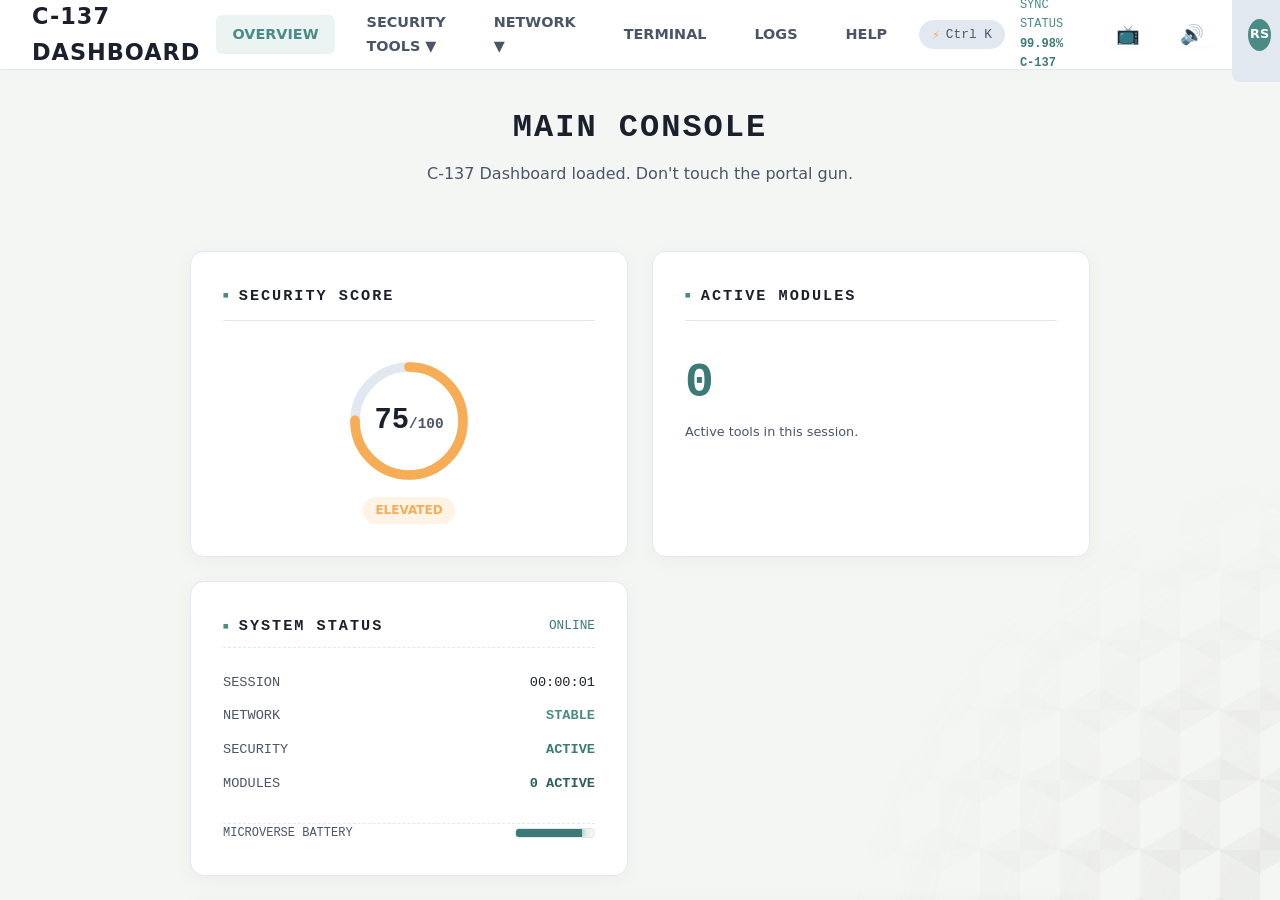
<file: index.html>
<!DOCTYPE html>
<html lang="en">
<head>
  <meta charset="UTF-8">
  <meta name="viewport" content="width=device-width, initial-scale=1.0">
  <meta name="description" content="C-137 Dashboard — a browser-based, fully local cybersecurity toolkit: password strength & generation, hashing, Base64, file magic-byte identification, phishing analysis, IP lookup and a port scan simulator.">
  <meta name="theme-color" content="#3B7A77">
  <title>C-137 DASHBOARD</title>
  <link rel="icon" type="image/svg+xml" href="data:image/svg+xml,%3Csvg xmlns='http://www.w3.org/2000/svg' viewBox='0 0 32 32'%3E%3Crect width='32' height='32' rx='6' fill='%233B7A77'/%3E%3Ctext x='16' y='22' font-family='monospace' font-size='14' font-weight='bold' fill='%23FFFFFF' text-anchor='middle'%3EC137%3C/text%3E%3C/svg%3E">

  <link rel="stylesheet" href="css/main.css">
  <link rel="stylesheet" href="css/dashboard.css">
  <link rel="stylesheet" href="css/components.css">
</head>
<body>

  <div id="portal-bg">
    <div class="portal-grid"></div>
  </div>

  <div id="app-container">
    
    <header class="top-nav-header" id="site-header">
      <button id="mobile-menu-btn" class="mobile-menu-btn" aria-label="Toggle navigation menu" aria-expanded="false" aria-controls="top-nav-list">☰</button>
      <div class="logo-area">
        <h2>C-137 DASHBOARD</h2>
      </div>
      <nav class="top-nav" aria-label="Main navigation">
        <ul id="top-nav-list">
          <li class="nav-item active" data-target="view-dashboard">OVERVIEW</li>
          <li class="has-dropdown">
            <span role="button" tabindex="0" aria-haspopup="true" aria-expanded="false">SECURITY TOOLS ▼</span>
            <ul class="dropdown-menu">
              <li class="nav-item" data-target="view-password">Password Check</li>
              <li class="nav-item" data-target="view-generator">Pass Generator</li>
              <li class="nav-item" data-target="view-hash">Hash Generator</li>
              <li class="nav-item" data-target="view-encoding">Base64 Encoder</li>
              <li class="nav-item" data-target="view-magic">File Identifier</li>
              <li class="nav-item" data-target="view-phishing">Phishing Sim</li>
            </ul>
          </li>
          <li class="has-dropdown">
            <span role="button" tabindex="0" aria-haspopup="true" aria-expanded="false">NETWORK ▼</span>
            <ul class="dropdown-menu">
              <li class="nav-item" data-target="view-ip">IP Lookup</li>
              <li class="nav-item" data-target="view-scanner">Port Scanner</li>
            </ul>
          </li>
          <li class="nav-item" data-target="view-terminal">TERMINAL</li>
          <li class="nav-item" data-target="view-logs">LOGS</li>
          <li class="nav-item" data-target="view-about">HELP</li>
        </ul>
      </nav>
      <div class="header-actions">
        <button id="cmd-hint" class="cmd-hint" title="Open command palette">Ctrl K</button>
        <div class="sync-status">
          <span>SYNC STATUS</span>
          <span class="sync-value">99.98% C-137</span>
        </div>
        <button id="btn-holo-toggle" class="btn btn-icon glitch-hover" title="Holo Mode" style="font-size: 1.2rem; color: var(--accent-cyan);">📺</button>
        <button id="btn-audio-toggle" class="btn btn-icon glitch-hover" title="Mute Audio" style="font-size: 1.2rem; color: var(--accent-cyan);">🔊</button>
        <div class="user-profile glitch-hover">
          <div class="avatar-icon"></div>
          <div class="user-info">
            <span class="user-name">Rick Sanchez</span>
            <span class="session-tag">Session: Alpha-7 <span class="live-badge">Live</span></span>
          </div>
        </div>
      </div>
    </header>

    <main id="main-content">
      <section id="view-dashboard" class="view-section active">
        <div class="view-container">
          <div class="section-header">
            <h1 class="section-title">MAIN CONSOLE</h1>
            <p>C-137 Dashboard loaded. Don't touch the portal gun.</p>
          </div>
          
          <div class="dashboard-grid">
            <div class="card" style="display: flex; flex-direction: column; align-items: center; justify-content: center;">
              <h3 class="card-title" style="width: 100%;">SECURITY SCORE</h3>
              <div style="position: relative; width: 120px; height: 120px; margin: 1rem 0;">
                <svg viewBox="0 0 100 100" style="width: 100%; height: 100%; transform: rotate(-90deg);">
                  <circle cx="50" cy="50" r="45" fill="none" stroke="var(--bg-input)" stroke-width="8"></circle>
                  <circle cx="50" cy="50" r="45" fill="none" stroke="var(--accent-green)" stroke-width="8" stroke-dasharray="283" stroke-dashoffset="56" stroke-linecap="round"></circle>
                </svg>
                <div style="position: absolute; top: 0; left: 0; width: 100%; height: 100%; display: flex; flex-direction: column; align-items: center; justify-content: center; font-family: var(--font-mono);">
                  <div style="font-size: 1.8rem; font-weight: bold; color: var(--text-main); display: flex; align-items: baseline;">
                    <span id="security-score">87</span><span style="font-size: 0.9rem; color: var(--text-muted);">/100</span>
                  </div>
                </div>
              </div>
              <div class="score-badge score-optimal">Optimal</div>
            </div>
            
            <div class="card">
              <h3 class="card-title">ACTIVE MODULES</h3>
              <div class="flex-row gap-2" style="font-size: 3rem; font-family: var(--font-mono); font-weight: bold;">
                <span id="active-tools-count" class="text-green">0</span>
              </div>
              <p class="text-muted" style="font-size: 0.8rem;">Active tools in this session.</p>
            </div>
            
            <div class="card">
              <div class="flex-row justify-between" style="margin-bottom: 1.5rem; border-bottom: 1px dashed var(--border-color); padding-bottom: 0.5rem;">
                <h3 class="card-title" style="margin-bottom: 0; border-bottom: none; padding-bottom: 0;">SYSTEM STATUS</h3>
                <div class="flex-row" style="font-family: var(--font-mono); font-size: 0.8rem; color: var(--accent-green);">
                  <span class="status-indicator"></span> ONLINE
                </div>
              </div>
              <div style="font-family: var(--font-mono); font-size: 0.85rem; display: flex; flex-direction: column; gap: 0.75rem;">
                <div class="flex-row justify-between">
                  <span class="text-muted">SESSION</span>
                  <span id="session-uptime" class="text-main">00:00:00</span>
                </div>
                <div class="flex-row justify-between">
                  <span class="text-muted">NETWORK</span>
                  <span class="text-cyan">STABLE</span>
                </div>
                <div class="flex-row justify-between">
                  <span class="text-muted">SECURITY</span>
                  <span class="text-green">ACTIVE</span>
                </div>
                <div class="flex-row justify-between">
                  <span class="text-muted">MODULES</span>
                  <span class="text-purple"><span id="status-modules-count">8</span> ACTIVE</span>
                </div>
                <div class="flex-row justify-between mt-2 pt-2" style="border-top: 1px dashed var(--border-color);">
                  <span class="text-muted" style="font-size: 0.75rem;">MICROVERSE BATTERY</span>
                  <div style="width: 80px; height: 10px; background: var(--bg-dark); border: 1px solid var(--border-color); border-radius: 4px; overflow: hidden; position: relative;">
                    <div id="battery-level" style="width: 85%; height: 100%; background: var(--accent-green); box-shadow: 0 0 8px var(--accent-green); transition: width 0.5s;"></div>
                  </div>
                </div>
              </div>
            </div>

            <div class="card" style="grid-column: 1 / -1; min-height: 300px;">
              <div class="flex-row justify-between" style="margin-bottom: 1rem;">
                <h3 class="card-title" style="margin: 0; border: none; padding: 0;">THREAT ACTIVITY & BANDWIDTH</h3>
                <div class="flex-row gap-1" id="chart-time-filters" style="font-family: var(--font-mono); font-size: 0.8rem;">
                  <button class="btn btn-primary" style="padding: 2px 8px;" data-range="1H">1H</button>
                  <button class="btn" style="padding: 2px 8px;" data-range="24H">24H</button>
                  <button class="btn" style="padding: 2px 8px;" data-range="7D">7D</button>
                  <button class="btn" style="padding: 2px 8px;" data-range="30D">30D</button>
                </div>
              </div>
              <div style="position: relative; height: 250px; width: 100%;">
                <canvas id="threat-activity-chart"></canvas>
              </div>
            </div>
          </div>
          
          <div class="card" style="margin-top: 1.5rem;">
            <div class="flex-row justify-between" style="margin-bottom: 1rem; border-bottom: 1px dashed var(--border-color); padding-bottom: 0.5rem;">
              <h3 class="card-title" style="margin: 0; border: none; padding: 0;">LIVE TELEMETRY</h3>
              <div class="flex-row gap-1" id="telemetry-filters" style="font-family: var(--font-mono); font-size: 0.75rem;">
                <label class="checkbox-container" style="margin:0;"><input type="checkbox" value="INFO" checked> INFO</label>
                <label class="checkbox-container" style="margin:0;"><input type="checkbox" value="WARN" checked> WARN</label>
                <label class="checkbox-container" style="margin:0;"><input type="checkbox" value="CRITICAL" checked> CRIT</label>
              </div>
            </div>
            <div class="terminal-window" style="height: 150px; padding: 0.5rem 1rem;">
              <div id="telemetry-output" class="terminal-output" style="margin: 0; font-size: 0.85rem; line-height: 1.4;"></div>
            </div>
          </div>
        </div>
      </section>

      <section id="view-terminal" class="view-section">
        <div class="view-container">
          <div class="card" style="padding: 1rem;">
            <div class="card-header-bar flex-row justify-between">
              <h3 class="card-title" style="margin-bottom:0; border:none; padding-bottom:0;">TERMINAL UPLINK</h3>
              <div class="window-controls flex-row gap-1">
                <span>—</span><span>□</span><span>✕</span>
              </div>
            </div>
            <div class="terminal-window" style="height: 350px; margin-top: 1rem;">
              <div id="terminal-output" class="terminal-output"></div>
              <div class="terminal-input-line">
                <span class="terminal-prompt-prefix">rick@c137:~$</span>
                <input type="text" id="terminal-input" name="terminal-command" role="combobox" aria-label="Terminal command input" autocomplete="off" autocapitalize="off" spellcheck="false" autofocus>
              </div>
            </div>
          </div>
        </div>
      </section>

      <section id="view-logs" class="view-section">
        <div class="view-container">
          <div class="card">
            <div class="flex-row justify-between" style="margin-bottom: 1.5rem; border-bottom: 1px solid var(--border-color); padding-bottom: 0.75rem;">
              <h3 class="card-title" style="margin-bottom: 0; border-bottom: none; padding-bottom: 0;">ACTIVITY LOG</h3>
              <div class="flex-row gap-1">
                <span id="log-count" class="text-muted" style="font-family: var(--font-mono); font-size: 0.85rem;">0 entries</span>
                <button id="btn-clear-logs" class="btn text-error" style="padding: 0.35rem 0.9rem; font-size: 0.75rem;">CLEAR</button>
              </div>
            </div>
            <div id="activity-list" class="activity-list">
            </div>
          </div>
        </div>
      </section>

      <section id="view-password" class="view-section">
        <div class="view-container">
          <div class="section-header">
            <h1 class="section-title">PASSWORD STRENGTH</h1>
            <p>Local password entropy check.</p>
          </div>
          <div class="card" style="margin: 0 auto; width: 100%; max-width: 600px;">
            <div class="input-group">
              <label for="chk-password-input">Target Password</label>
              <div class="integrated-input">
                <input type="password" id="chk-password-input" name="password-check" autocomplete="new-password" placeholder="Enter password...">
                <button id="btn-chk-toggle" class="btn-icon" title="Show password" aria-label="Show password">👁</button>
              </div>
            </div>
            <div class="progress-container">
              <div id="chk-progress" class="progress-bar"></div>
            </div>
            <p id="chk-strength-text" class="text-muted" style="margin-top: 1.5rem; font-family: var(--font-mono); font-weight: bold; text-align: center; font-size: 1.2rem;">WAITING FOR INPUT</p>
            <div id="chk-details" style="display: none; font-family: var(--font-mono); font-size: 0.8rem;">
              <div class="flex-row justify-between" style="padding: 0.5rem 0; border-bottom: 1px dashed var(--border-color);">
                <span class="text-muted">ENTROPY</span>
                <span id="chk-entropy">-</span>
              </div>
              <div class="flex-row justify-between" style="padding: 0.5rem 0; border-bottom: 1px dashed var(--border-color);">
                <span class="text-muted">EST. CRACK TIME</span>
                <span id="chk-crack-time">-</span>
              </div>
              <div id="chk-warnings" class="flex-col" style="gap: 0.4rem; padding-top: 0.75rem; color: var(--accent-yellow);"></div>
            </div>
            <div style="margin-top: 2rem; padding-top: 1rem; border-top: 1px dashed var(--border-color);">
              <p class="text-muted" style="font-size: 0.8rem; text-align: center;"><i>Data processed in this dimension only. No network requests made.</i></p>
            </div>
          </div>
        </div>
      </section>

      <section id="view-generator" class="view-section">
        <div class="view-container">
          <div class="section-header">
            <h1 class="section-title">PASSWORD GENERATOR</h1>
            <p>Generate random passwords locally.</p>
          </div>
          <div class="card" style="margin: 0 auto; width: 100%; max-width: 600px;">
            <div class="input-group">
              <label>Output</label>
              <div class="integrated-input"><input type="text" id="gen-output" name="generated-password" readonly autocomplete="off" style="color: var(--accent-green); font-size: 1.1rem; text-align: center;"><button id="btn-copy-gen" class="btn-icon">📋</button></div>
              <p class="text-muted" style="font-size: 0.8rem; margin: 0.5rem 0 0; text-align: right;">Entropy: <span id="gen-entropy" class="text-cyan" style="font-weight: bold;">-</span></p>
            </div>
            
            <div class="input-group" style="margin-top: 2rem;">
              <label>Length: <span id="gen-length-val" class="text-cyan">16</span></label>
              <input type="range" id="gen-length" min="8" max="128" value="16" style="width: 100%; cursor: pointer;">
            </div>

            <div class="dashboard-grid" style="grid-template-columns: 1fr 1fr; margin-top: 1.5rem; background: var(--bg-input); padding: 1rem; border-radius: 4px;">
              <div>
                <label class="checkbox-container"><input type="checkbox" id="gen-uppercase" checked> Uppercase (A-Z)</label>
                <label class="checkbox-container"><input type="checkbox" id="gen-lowercase" checked> Lowercase (a-z)</label>
              </div>
              <div>
                <label class="checkbox-container"><input type="checkbox" id="gen-numbers" checked> Numbers (0-9)</label>
                <label class="checkbox-container"><input type="checkbox" id="gen-symbols" checked> Symbols (!@#$)</label>
              </div>
            </div>

            <button id="btn-generate" class="btn btn-block btn-primary" style="margin-top: 2rem;">GENERATE NEW</button>
          </div>
        </div>
      </section>

      <section id="view-hash" class="view-section">
        <div class="view-container">
          <div class="section-header">
            <h1 class="section-title">HASH GENERATOR</h1>
            <p>Generate hashes via Web Crypto API.</p>
          </div>
          <div class="card" style="margin: 0 auto; width: 100%; max-width: 700px;">
            <div class="input-group">
              <label>Input Data</label>
              <textarea id="hash-input" placeholder="Enter string..."></textarea>
            </div>
            <div class="flex-row justify-between" style="margin-bottom: 2rem;">
              <button id="btn-clear-hash" class="btn text-error">CLEAR INPUT</button>
            </div>

            <div class="input-group">
              <label>SHA-256</label>
              <div class="integrated-input"><input type="text" id="hash-out-256" readonly style="color: var(--text-main);"><button id="btn-copy-256" class="btn-icon">📋</button></div>
            </div>
            <div class="input-group">
              <label>SHA-384</label>
              <div class="integrated-input"><input type="text" id="hash-out-384" readonly style="color: var(--text-main);"><button id="btn-copy-384" class="btn-icon">📋</button></div>
            </div>
            <div class="input-group">
              <label>SHA-512</label>
              <div class="integrated-input"><input type="text" id="hash-out-512" readonly style="color: var(--text-main);"><button id="btn-copy-512" class="btn-icon">📋</button></div>
            </div>
          </div>
        </div>
      </section>

      <section id="view-encoding" class="view-section">
        <div class="view-container">
          <div class="section-header">
            <h1 class="section-title">BASE64 ENCODER</h1>
            <p>Base64 encoder and decoder.</p>
          </div>
          <div class="dashboard-grid">
            <div class="card flex-col">
              <div class="input-group" style="flex-grow: 1;">
                <label>Data Block 1</label>
                <textarea id="enc-input" style="height: 250px;" placeholder="Enter text or Base64..."></textarea>
              </div>
              <div class="flex-row gap-1" style="margin-top: 1rem;">
                <button id="btn-encode" class="btn btn-primary" style="flex-grow: 1;">ENCODE -></button>
                <button id="btn-decode" class="btn" style="flex-grow: 1;">DECODE -></button>
              </div>
            </div>
            
            <div class="card flex-col">
              <div class="input-group" style="flex-grow: 1;">
                <label>Data Block 2 (Result)</label>
                <textarea id="enc-output" style="height: 250px;" placeholder="Result..."></textarea>
              </div>
              <div class="flex-row gap-1" style="margin-top: 1rem;">
                <button id="btn-swap" class="btn" style="flex-grow: 1;">SWAP</button>
                <button id="btn-copy-enc" class="btn" style="flex-grow: 1;">COPY</button>
                <button id="btn-clear-enc" class="btn text-error" style="flex-grow: 1;">CLEAR</button>
              </div>
            </div>
          </div>
        </div>
      </section>

      <section id="view-ip" class="view-section">
        <div class="view-container">
          <div class="section-header">
            <h1 class="section-title">NETWORK LOOKUP</h1>
            <p>Look up IP and domain info.</p>
          </div>
          <div class="card" style="margin: 0 auto; width: 100%; max-width: 600px;">
            <div class="input-group">
              <label>Target IP or Domain (Leave blank for current host)</label>
              <div class="flex-row gap-1"><input type="text" id="ip-input" placeholder="e.g. 8.8.8.8 or example.com"><button id="btn-lookup" class="btn btn-primary">LOOKUP</button></div>
            </div>
            <div id="ip-results" class="card" style="margin-top: 2rem; background-color: var(--bg-input); border: 1px solid var(--border-color); min-height: 150px;">
              <p class="text-muted" style="text-align: center; margin-top: 2rem;">Waiting for query...</p>
            </div>
          </div>
        </div>
      </section>

      <section id="view-scanner" class="view-section">
        <div class="view-container">
          <div class="section-header">
            <h1 class="section-title">PORT SCANNER</h1>
            <p class="text-warning">Simulation mode active. This is just a visual demo.</p>
          </div>
          <div class="card" style="margin: 0 auto; width: 100%; max-width: 800px;">
            <div class="dashboard-grid" style="grid-template-columns: 2fr 1fr; margin-bottom: 1.5rem;">
              <div class="input-group">
                <label>Target Node</label>
                <input type="text" id="scan-target" placeholder="e.g. localhost or 192.168.1.1" value="localhost">
              </div>
              <div class="input-group">
                <label>Port Range</label>
                <input type="text" id="scan-ports" placeholder="e.g. 1-100" value="1-100">
              </div>
            </div>
            <div class="flex-row gap-1">
              <button id="btn-scan" class="btn btn-primary btn-block">START SCAN</button>
              <button id="btn-scan-cancel" class="btn text-error btn-block" style="display: none;">CANCEL</button>
            </div>
            <div class="progress-container" id="scan-progress-container" style="display: none;">
              <div id="scan-progress" class="progress-bar"></div>
            </div>

            <div style="margin-top: 2rem;">
              <label class="text-cyan" style="font-size: 0.85rem; font-family: var(--font-mono);">Output</label>
              <div id="scan-results" class="terminal-window" style="height: 350px; margin-top: 0.5rem;">
              </div>
            </div>
          </div>
        </div>
      </section>

      <section id="view-about" class="view-section">
        <div class="view-container">
          <div class="section-header">
            <h1 class="section-title">SYSTEM DIAGNOSTICS</h1>
          </div>
          <div class="card" style="margin: 0 auto; width: 100%; max-width: 800px;">
            <h3 class="text-purple">C-137 DASHBOARD v2.0.0</h3>
            <p>Reality: Dimension C-137<br>Status: Nominal</p>
            <hr style="border: 0; border-top: 1px dashed var(--border-color); margin: 1.5rem 0;">
            <p>A client-side toolkit for quick, local checks.</p>
            <p><strong>Privacy:</strong> Everything runs in the browser. No data leaves your machine.</p>
            <div style="margin-top: 2rem; padding: 1rem; background: var(--bg-input); border: 1px solid var(--border-color); border-radius: 4px;">
              <iframe src="pages/about.html" style="width: 100%; border: none; min-height: 250px; background: transparent;"></iframe>
            </div>
          </div>
        </div>
      </section>

    
      <section id="view-magic" class="view-section">
        <div class="view-container">
          <div class="section-header">
            <h1 class="section-title">FILE IDENTIFIER (MAGIC NUMBERS)</h1>
            <p>Analyze file headers to detect real file types & spoofing.</p>
          </div>
          <div class="card" style="margin: 0 auto; width: 100%; max-width: 800px;">
            <div id="magic-dropzone" style="border: 2px dashed var(--accent-cyan); padding: 3rem 1rem; text-align: center; border-radius: 8px; cursor: pointer; margin-bottom: 2rem; transition: background 0.3s;">
              <p style="font-family: var(--font-mono); color: var(--accent-cyan); font-size: 1.2rem; pointer-events: none;">DRAG & DROP FILE HERE</p>
              <p class="text-muted" style="font-size: 0.9rem; pointer-events: none;">or click to select file</p>
              <input type="file" id="magic-file-input" style="display: none;">
            </div>
            
            <div id="magic-results" style="display: none; font-family: var(--font-mono);">
              <div class="flex-row justify-between" style="border-bottom: 1px solid var(--border-color); padding-bottom: 0.5rem; margin-bottom: 1rem;">
                <h3 class="card-title" style="margin: 0; border: none; padding: 0;">ANALYSIS RESULTS</h3>
                <span id="magic-status-badge" style="padding: 2px 8px; border-radius: 12px; font-size: 0.8rem; font-weight: bold;"></span>
              </div>
              
              <div class="dashboard-grid" style="grid-template-columns: 1fr 1fr; margin-bottom: 1.5rem;">
                <div>
                  <p class="text-muted" style="font-size: 0.8rem; margin-bottom: 0.2rem;">CLAIMED EXTENSION</p>
                  <p id="magic-ext" style="font-size: 1.1rem; color: var(--text-main);">-</p>
                </div>
                <div>
                  <p class="text-muted" style="font-size: 0.8rem; margin-bottom: 0.2rem;">DETECTED TYPE (MAGIC BYTES)</p>
                  <p id="magic-detected" style="font-size: 1.1rem; color: var(--accent-yellow);">-</p>
                </div>
                <div>
                  <p class="text-muted" style="font-size: 0.8rem; margin-bottom: 0.2rem;">FILE SIZE</p>
                  <p id="magic-size" style="font-size: 1.1rem; color: var(--text-main);">-</p>
                </div>
                <div>
                  <p class="text-muted" style="font-size: 0.8rem; margin-bottom: 0.2rem;">ENTROPY</p>
                  <p id="magic-entropy" style="font-size: 1.1rem; color: var(--text-main);">-</p>
                </div>
              </div>
              
              <p class="text-muted" style="font-size: 0.8rem; margin-bottom: 0.2rem;">HEX HEADER PREVIEW</p>
              <div class="terminal-window" style="padding: 1rem; margin-bottom: 1rem;">
                <div id="magic-hex" class="terminal-output" style="margin: 0; min-height: 80px; word-break: break-all; color: var(--accent-cyan); font-size: 1rem; line-height: 1.6;"></div>
              </div>
              
              <div id="magic-warning" style="display: none; background: rgba(255, 51, 102, 0.1); border: 1px solid var(--error); padding: 1rem; border-radius: 4px;">
                <p class="text-error" style="margin: 0; font-weight: bold; display: flex; align-items: center; gap: 8px;">
                  ⚠️ SPOOF WARNING: File extension does not match magic bytes.
                </p>
              </div>
            </div>
          </div>
        </div>
      </section>

      <section id="view-phishing" class="view-section">
        <div class="view-container">
          <div class="section-header">
            <h1 class="section-title">PHISHING SIMULATOR & ANALYZER</h1>
            <p>Evaluate emails and test your phishing detection skills.</p>
          </div>
          <div class="dashboard-grid">
            
            <div class="card flex-col">
              <h3 class="card-title">INTERACTIVE SCENARIO</h3>
              <div id="phishing-scenario-container" style="flex-grow: 1; display: flex; flex-direction: column;">
                <div style="background: white; color: black; border-radius: 4px; padding: 1rem; margin-bottom: 1.5rem; font-family: sans-serif; position: relative;">
                  <div style="border-bottom: 1px solid #eee; padding-bottom: 0.5rem; margin-bottom: 1rem;">
                    <p style="margin: 0 0 0.5rem 0; font-size: 0.9rem;"><strong>From:</strong> <span id="phishing-from" style="color: #555;">Support &lt;support@paypal-security.com&gt;</span></p>
                    <p style="margin: 0 0 0.5rem 0; font-size: 0.9rem;"><strong>To:</strong> user@company.com</p>
                    <p style="margin: 0; font-size: 1.1rem; font-weight: bold;">Subject: <span id="phishing-subject">URGENT: Your account has been suspended</span></p>
                  </div>
                  <div id="phishing-body" style="font-size: 0.95rem; line-height: 1.5;">
                    <p>Dear Customer,</p>
                    <p>We detected unusual activity on your account. To prevent permanent suspension, please verify your identity immediately.</p>
                    <p><a href="#" id="phishing-link" title="http://paypal.login-update.com/auth" style="color: #005ea6; text-decoration: none; font-weight: bold;">Verify Account Now</a></p>
                    <p>Thanks,<br>Security Team</p>
                  </div>
                </div>
                
                <div class="flex-row gap-1">
                  <button id="btn-phishing-legit" class="btn btn-primary" style="flex-grow: 1; background-color: var(--accent-green); border-color: var(--accent-green);">LEGITIMATE</button>
                  <button id="btn-phishing-malicious" class="btn btn-primary" style="flex-grow: 1; background-color: var(--error); border-color: var(--error);">PHISHING</button>
                </div>
                <button id="btn-phishing-next" class="btn btn-block" style="margin-top: 1rem; display: none;">NEXT SCENARIO</button>
              </div>
              
              <div id="phishing-feedback" style="display: none; margin-top: 1rem; padding: 1rem; background: var(--bg-input); border: 1px solid var(--border-color); border-radius: 4px; font-family: var(--font-mono); font-size: 0.9rem;">
              </div>
            </div>

            <div class="card flex-col">
              <h3 class="card-title">HEADER & RED-FLAG ANALYZER</h3>
              <p class="text-muted" style="font-size: 0.85rem; margin-bottom: 1rem;">Paste raw email headers or body to detect indicators.</p>
              <textarea id="phishing-analyzer-input" style="flex-grow: 1; min-height: 200px; margin-bottom: 1rem; font-family: var(--font-mono); font-size: 0.85rem;" placeholder="Received: from mail.suspicious.com (192.168.1.100)..."></textarea>
              <button id="btn-phishing-analyze" class="btn btn-primary btn-block">ANALYZE CONTENT</button>
              
              <div id="phishing-analysis-results" style="margin-top: 1rem; display: none;">
                <h4 style="color: var(--accent-cyan); font-size: 0.9rem; margin-bottom: 0.5rem; font-family: var(--font-mono);">FINDINGS</h4>
                <ul id="phishing-findings-list" style="list-style: none; padding: 0; margin: 0; font-family: var(--font-mono); font-size: 0.85rem; display: flex; flex-direction: column; gap: 0.5rem;">
                </ul>
              </div>
            </div>
            
          </div>
        </div>
      </section>

    </main>
  </div>

  <div id="cmd-palette-overlay">
    <div class="cmd-palette">
      <div class="cmd-input-wrap">
        <span>C-137></span>
        <input type="text" id="cmd-input" placeholder="Search modules..." autocomplete="off">
      </div>
      <div id="cmd-results" class="cmd-results">
      </div>
    </div>
  </div>

  <script src="js/audio.js"></script>
  <script src="js/utils.js"></script>
  <script src="js/app.js"></script>
  <script src="js/chart.js"></script>
  <script src="js/dashboard.js"></script>
  <script src="js/terminal.js"></script>
  <script src="js/tools/password.js"></script>
  <script src="js/tools/generator.js"></script>
  <script src="js/tools/hash.js"></script>
  <script src="js/tools/encoding.js"></script>
  <script src="js/tools/ip.js"></script>
  <script src="js/tools/scanner.js"></script>
  <script src="js/tools/magic.js"></script>
  <script src="js/tools/phishing.js"></script>
</body>
</html>
</file>
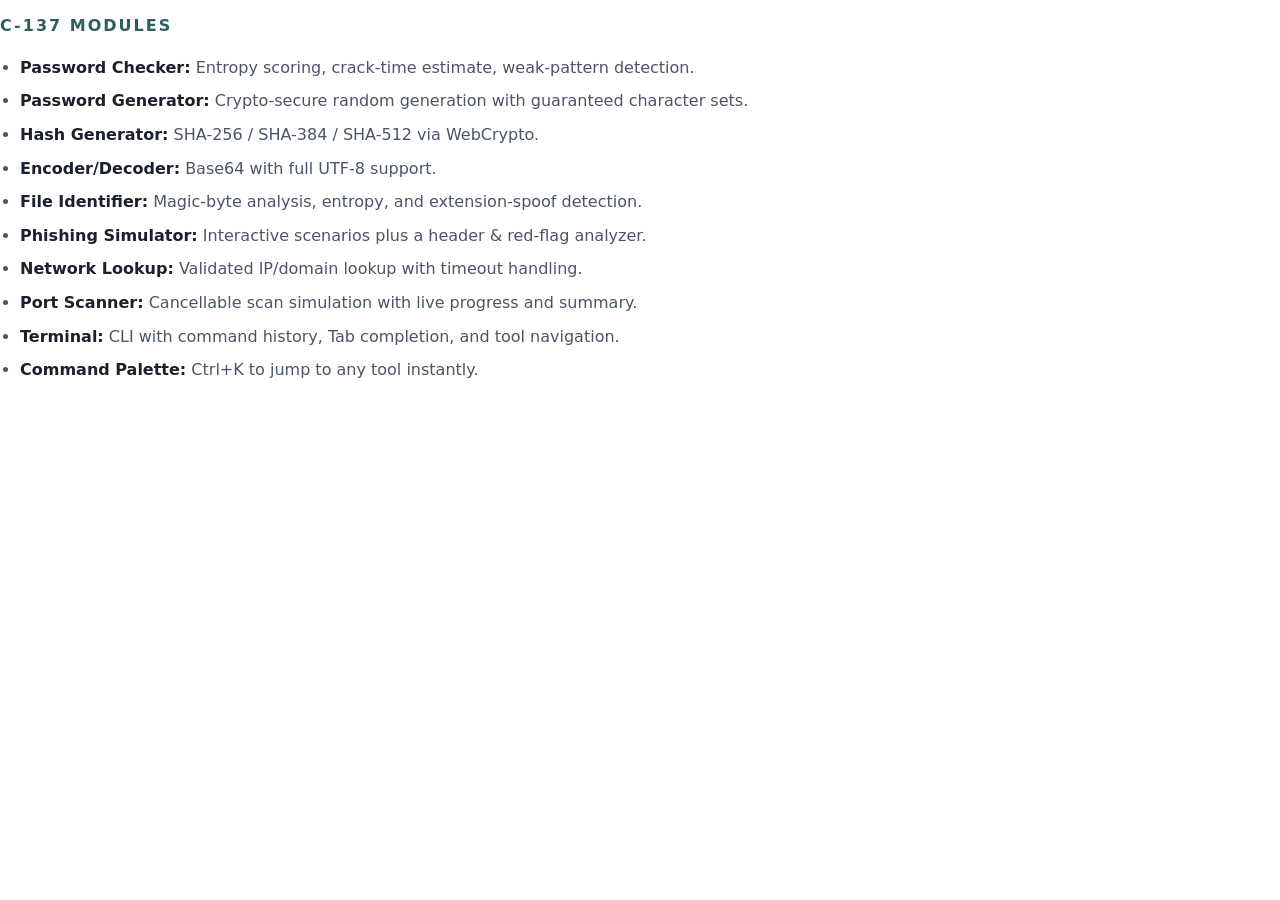
<file: pages/about.html>
<!DOCTYPE html>
<html lang="en">
<head>
  <meta charset="UTF-8">
  <style>
    body {
      font-family: 'Inter', system-ui, sans-serif;
      color: var(--text-main, #1A202C);
      background-color: transparent;
      padding: 0;
      margin: 0;
      line-height: 1.6;
    }
    h2 {
      color: var(--accent-purple, #2D5E5B);
      text-transform: uppercase;
      letter-spacing: 2px;
      font-size: 1rem;
    }
    ul { padding-left: 1.25rem; color: var(--text-muted, #4A5568); }
    li { margin-bottom: 0.5rem; }
    strong { color: var(--text-main, #1A202C); }
  </style>
</head>
<body>
  <h2>C-137 Modules</h2>
  <ul>
    <li><strong>Password Checker:</strong> Entropy scoring, crack-time estimate, weak-pattern detection.</li>
    <li><strong>Password Generator:</strong> Crypto-secure random generation with guaranteed character sets.</li>
    <li><strong>Hash Generator:</strong> SHA-256 / SHA-384 / SHA-512 via WebCrypto.</li>
    <li><strong>Encoder/Decoder:</strong> Base64 with full UTF-8 support.</li>
    <li><strong>File Identifier:</strong> Magic-byte analysis, entropy, and extension-spoof detection.</li>
    <li><strong>Phishing Simulator:</strong> Interactive scenarios plus a header & red-flag analyzer.</li>
    <li><strong>Network Lookup:</strong> Validated IP/domain lookup with timeout handling.</li>
    <li><strong>Port Scanner:</strong> Cancellable scan simulation with live progress and summary.</li>
    <li><strong>Terminal:</strong> CLI with command history, Tab completion, and tool navigation.</li>
    <li><strong>Command Palette:</strong> Ctrl+K to jump to any tool instantly.</li>
  </ul>
</body>
</html>
</file>
<file: css/main.css>
:root {
  --bg-dark: #F4F6F3;
  --bg-panel: #FFFFFF;
  --bg-card: #FFFFFF;
  --bg-input: #E2E8F0;
  --text-main: #1A202C;
  --text-muted: #4A5568;
  --accent-green: #3B7A77;
  --accent-green-dim: rgba(59, 122, 119, 0.1);
  --accent-cyan: #4A8B88;
  --accent-cyan-dim: rgba(74, 139, 136, 0.1);
  --accent-purple: #2D5E5B;
  --accent-purple-dim: rgba(45, 94, 91, 0.15);
  --accent-yellow: #F6AD55;
  --border-color: #E2E8F0;
  --border-focus: #3B7A77;
  --error: #E53E3E;
  --warning: #DD6B20;
  --success: #38A169;
  --font-sans: 'Inter', system-ui, -apple-system, sans-serif;
  --font-mono: 'Fira Code', 'Courier New', Courier, monospace;
}

* {
  margin: 0;
  padding: 0;
  box-sizing: border-box;
}

body {
  font-family: var(--font-sans);
  background-color: var(--bg-dark);
  color: var(--text-main);
  line-height: 1.6;
  overflow-x: hidden;
  position: relative;
}

h1, h2, h3, h4, h5, h6 {
  font-weight: 600;
  color: var(--text-main);
  margin-bottom: 0.5rem;
  letter-spacing: 0.5px;
}

p {
  color: var(--text-muted);
  margin-bottom: 1rem;
}

a {
  color: var(--accent-cyan);
  text-decoration: none;
  transition: color 0.3s, text-shadow 0.3s;
}

a:hover {
  color: var(--accent-green);
  text-shadow: 0 0 8px var(--accent-green-dim);
}

ul {
  list-style: none;
}

.text-green { color: var(--accent-green); font-weight: 600; }
.text-cyan { color: var(--accent-cyan); font-weight: 600; }
.text-purple { color: var(--accent-purple); font-weight: 600; }
.text-error { color: var(--error); font-weight: 600; }
.text-warning { color: var(--warning); font-weight: 600; }
.text-success { color: var(--success); font-weight: 600; }
.text-muted { color: var(--text-muted); }
.text-main { color: var(--text-main); }

.flex-row { display: flex; align-items: center; }
.flex-col { display: flex; flex-direction: column; }
.justify-between { justify-content: space-between; }
.gap-1 { gap: 0.5rem; }
.gap-2 { gap: 1rem; }
.gap-3 { gap: 1.5rem; }
.mt-2 { margin-top: 1rem; }

.hidden { display: none !important; }

:focus-visible {
  outline: 2px solid var(--accent-cyan);
  outline-offset: 2px;
  border-radius: 4px;
}

@media (prefers-reduced-motion: reduce) {
  *,
  *::before,
  *::after {
    animation-duration: 0.01ms !important;
    animation-iteration-count: 1 !important;
    transition-duration: 0.01ms !important;
  }
  .glitch-hover:hover,
  .card-title:hover,
  .section-title:hover {
    animation: none !important;
  }
  .card,
  .btn,
  .nav-item,
  .has-dropdown,
  .dropdown-menu {
    transition: none !important;
  }
}

::-webkit-scrollbar {
  width: 8px;
  height: 8px;
}
::-webkit-scrollbar-track {
  background: var(--bg-dark);
}
::-webkit-scrollbar-thumb {
  background: var(--border-color);
  border-radius: 4px;
}
::-webkit-scrollbar-thumb:hover {
  background: var(--accent-cyan);
}
#portal-bg {
  position: fixed;
  top: 0; left: 0; right: 0; bottom: 0;
  z-index: 0;
  pointer-events: none;
  overflow: hidden;
  background-color: var(--bg-dark);
}

.portal-grid {
  position: absolute;
  bottom: -100px;
  right: -100px;
  width: 50vw; height: 50vw;
  background-image: 
    linear-gradient(30deg, rgba(200, 200, 200, 0.2) 12%, transparent 12.5%, transparent 87%, rgba(200, 200, 200, 0.2) 87.5%, rgba(200, 200, 200, 0.2)),
    linear-gradient(150deg, rgba(200, 200, 200, 0.2) 12%, transparent 12.5%, transparent 87%, rgba(200, 200, 200, 0.2) 87.5%, rgba(200, 200, 200, 0.2)),
    linear-gradient(30deg, rgba(200, 200, 200, 0.2) 12%, transparent 12.5%, transparent 87%, rgba(200, 200, 200, 0.2) 87.5%, rgba(200, 200, 200, 0.2)),
    linear-gradient(150deg, rgba(200, 200, 200, 0.2) 12%, transparent 12.5%, transparent 87%, rgba(200, 200, 200, 0.2) 87.5%, rgba(200, 200, 200, 0.2)),
    linear-gradient(60deg, rgba(200, 200, 200, 0.2) 25%, transparent 25.5%, transparent 75%, rgba(200, 200, 200, 0.2) 75%, rgba(200, 200, 200, 0.2)),
    linear-gradient(60deg, rgba(200, 200, 200, 0.2) 25%, transparent 25.5%, transparent 75%, rgba(200, 200, 200, 0.2) 75%, rgba(200, 200, 200, 0.2));
  background-size: 80px 140px;
  background-position: 0 0, 0 0, 40px 70px, 40px 70px, 0 0, 40px 70px;
  opacity: 0.8;
  mask-image: radial-gradient(circle at bottom right, black 20%, transparent 60%);
  -webkit-mask-image: radial-gradient(circle at bottom right, black 20%, transparent 60%);
}

body.scanlines::after {
  content: " ";
  display: block;
  position: absolute;
  top: 0;
  left: 0;
  bottom: 0;
  right: 0;
  background: linear-gradient(rgba(18, 16, 16, 0) 50%, rgba(0, 0, 0, 0.25) 50%), linear-gradient(90deg, rgba(255, 0, 0, 0.06), rgba(0, 255, 0, 0.02), rgba(0, 0, 255, 0.06));
  z-index: 9999;
  background-size: 100% 2px, 3px 100%;
  pointer-events: none;
}


.glitch-hover {
  position: relative;
}

.glitch-hover:hover {
  animation: glitch-anim 0.2s cubic-bezier(.25, .46, .45, .94) both infinite;
  color: var(--accent-cyan);
}

@keyframes glitch-anim {
  0% { transform: translate(0) }
  20% { transform: translate(-2px, 2px) }
  40% { transform: translate(-2px, -2px) }
  60% { transform: translate(2px, 2px) }
  80% { transform: translate(2px, -2px) }
  100% { transform: translate(0) }
}

.card-title:hover, .section-title:hover {
  animation: glitch-anim 0.2s cubic-bezier(.25, .46, .45, .94) both infinite;
  color: var(--accent-cyan);
}
</file>
<file: css/dashboard.css>
#app-container {
  display: flex;
  flex-direction: column;
  height: 100dvh;
  width: 100vw;
  overflow: hidden;
  position: relative;
  z-index: 1;
}

.top-nav-header {
  display: flex;
  justify-content: space-between;
  align-items: center;
  padding: 0 2rem;
  height: 70px;
  background-color: var(--bg-panel);
  border-bottom: 1px solid var(--border-color);
  box-shadow: 0 2px 10px rgba(0, 0, 0, 0.02);
  z-index: 100;
  gap: 1rem;
}

.header-actions {
  display: flex;
  align-items: center;
  gap: 15px;
}

.sync-status {
  font-family: var(--font-mono);
  font-size: 0.75rem;
  color: var(--accent-cyan);
  display: flex;
  flex-direction: column;
  align-items: flex-end;
  margin-right: 10px;
}

.sync-value {
  color: var(--accent-green);
  font-weight: bold;
}

.mobile-menu-btn {
  display: none;
  background: none;
  border: none;
  color: var(--accent-cyan);
  font-size: 1.5rem;
  cursor: pointer;
  padding: 0.25rem 0.5rem;
  border-radius: 6px;
}

.logo-area h2 {
  font-family: var(--font-sans);
  font-size: 1.4rem;
  font-weight: 800;
  color: var(--text-main);
  margin: 0;
  letter-spacing: 1px;
}

.top-nav ul {
  display: flex;
  align-items: center;
  gap: 1rem;
}

.top-nav .nav-item {
  padding: 0.5rem 1rem;
  color: var(--text-muted);
  font-weight: 600;
  font-size: 0.9rem;
  cursor: pointer;
  transition: all 0.2s ease;
  border-radius: 6px;
  position: relative;
}

.top-nav .nav-item:hover {
  background-color: var(--bg-input);
  color: var(--text-main);
}

.top-nav .nav-item.active {
  color: var(--accent-cyan);
  background-color: var(--accent-cyan-dim);
}

.user-profile {
  display: flex;
  align-items: center;
  gap: 12px;
  padding: 0.5rem 1rem;
  background: var(--bg-input);
  border-radius: 8px;
}

.avatar-icon {
  width: 32px;
  height: 32px;
  border-radius: 50%;
  background: var(--accent-cyan);
  color: white;
  display: flex;
  align-items: center;
  justify-content: center;
}
.avatar-icon::after {
  content: "RS";
  font-weight: bold;
  font-size: 0.8rem;
}

.user-info {
  display: flex;
  flex-direction: column;
}

.user-name {
  font-size: 0.85rem;
  font-weight: bold;
  color: var(--text-main);
}

.session-tag {
  font-size: 0.7rem;
  color: var(--text-muted);
  display: flex;
  align-items: center;
  gap: 6px;
}

.live-badge {
  background: var(--accent-green);
  color: white;
  padding: 2px 6px;
  border-radius: 10px;
  font-size: 0.6rem;
  font-weight: bold;
}

#main-content {
  flex-grow: 1;
  background-color: transparent;
  overflow-y: auto;
  position: relative;
  display: flex;
  flex-direction: column;
}

.cmd-hint {
  font-family: var(--font-mono);
  font-size: 0.8rem;
  color: var(--text-muted);
  background: var(--bg-input);
  padding: 0.35rem 0.75rem;
  border-radius: 20px;
  border: 1px solid var(--border-color);
  cursor: pointer;
  transition: all 0.2s;
  display: flex;
  align-items: center;
  gap: 6px;
  white-space: nowrap;
}

.cmd-hint::before {
  content: '⚡';
  color: var(--accent-yellow);
}

.cmd-hint:hover {
  border-color: var(--accent-cyan);
  color: var(--accent-cyan);
  box-shadow: 0 0 10px var(--accent-cyan-dim);
}

.view-section {
  padding: 2rem;
  display: none;
  flex-grow: 1;
  animation: fadeIn 0.4s ease-out forwards;
}

.view-section.active {
  display: flex;
  flex-direction: column;
}

.view-container {
  width: 100%;
  max-width: 900px;
  margin: 0 auto;
  display: flex;
  flex-direction: column;
  gap: 1.5rem;
}

.section-header {
  margin-bottom: 1.5rem;
  text-align: center;
}

.section-title {
  font-size: 2rem;
  font-family: var(--font-mono);
  color: var(--text-main);
  text-transform: uppercase;
  letter-spacing: 2px;
  text-shadow: 0 0 15px rgba(255,255,255,0.1);
}

.dashboard-grid {
  display: grid;
  grid-template-columns: repeat(auto-fit, minmax(320px, 1fr));
  gap: 1.5rem;
}

@keyframes fadeIn {
  from { opacity: 0; transform: translateY(10px) scale(0.98); }
  to { opacity: 1; transform: translateY(0) scale(1); }
}

@media (max-width: 1024px) {
  .sync-status { display: none; }
}

@media (max-width: 1200px) {
  .cmd-hint { display: none; }
}

@media (max-width: 900px) {
  .mobile-menu-btn {
    display: block;
  }

  .top-nav-header {
    padding: 0 1rem;
    height: auto;
    min-height: 70px;
    flex-wrap: nowrap;
    position: relative;
  }

  .logo-area h2 {
    font-size: 1.1rem;
    white-space: nowrap;
  }

  .user-info { display: none; }

  .top-nav {
    position: absolute;
    top: 100%;
    left: 0;
    right: 0;
    background-color: var(--bg-panel);
    border-bottom: 1px solid var(--border-color);
    box-shadow: 0 8px 24px rgba(0,0,0,0.1);
    display: none;
    z-index: 99;
  }

  .top-nav.open {
    display: block;
  }

  .top-nav ul {
    flex-direction: column;
    align-items: stretch;
    gap: 0;
    padding: 0.5rem 1rem 1rem;
  }

  .top-nav .nav-item,
  .has-dropdown {
    padding: 0.75rem 1rem;
    width: 100%;
    border-radius: 6px;
  }

  .dropdown-menu {
    position: static;
    opacity: 1;
    visibility: visible;
    transform: none;
    box-shadow: none;
    border: none;
    border-left: 2px solid var(--accent-cyan-dim);
    border-radius: 0;
    margin: 0.25rem 0 0.25rem 1rem;
    min-width: 0;
    padding: 0;
    display: none;
  }

  .has-dropdown.open .dropdown-menu {
    display: block;
  }
}

@media (max-width: 768px) {
  .view-section { padding: 1rem; }
  .section-title { font-size: 1.4rem; }
}
</file>
<file: css/components.css>
.card {
  background-color: var(--bg-card);
  border: 1px solid var(--border-color);
  border-radius: 14px;
  padding: 2rem;
  box-shadow: 0 4px 20px rgba(0, 0, 0, 0.04);
  position: relative;
  overflow: hidden;
  transition: transform 0.3s, box-shadow 0.3s;
}

.card:hover {
  box-shadow: 0 6px 25px rgba(0, 0, 0, 0.06);
  transform: translateY(-2px);
}

.score-badge {
  padding: 4px 12px;
  border-radius: 20px;
  font-size: 0.75rem;
  font-weight: bold;
  text-transform: uppercase;
}

.score-optimal {
  background: var(--accent-green-dim);
  color: var(--accent-green);
}

.score-warn {
  background: rgba(246, 173, 85, 0.15);
  color: var(--accent-yellow);
}

.score-crit {
  background: rgba(229, 62, 62, 0.12);
  color: var(--error);
}

.card-title {
  font-family: var(--font-mono);
  font-size: 0.95rem;
  font-weight: bold;
  color: var(--text-main);
  text-transform: uppercase;
  letter-spacing: 2px;
  margin-bottom: 1.5rem;
  padding-bottom: 0.75rem;
  border-bottom: 1px solid var(--border-color);
  display: flex;
  align-items: center;
  gap: 8px;
}

.card-title::before {
  content: '■';
  font-size: 0.6rem;
  color: var(--accent-cyan);
}

.input-group {
  margin-bottom: 1.25rem;
}

.input-group label {
  display: block;
  margin-bottom: 0.5rem;
  font-size: 0.85rem;
  font-weight: 600;
  font-family: var(--font-sans);
  color: var(--text-muted);
  text-transform: uppercase;
  letter-spacing: 0.5px;
}

input[type="text"],
input[type="password"],
input[type="number"],
textarea {
  width: 100%;
  background-color: var(--bg-input);
  border: 1px solid var(--border-color);
  color: var(--text-main);
  padding: 0.85rem 1rem;
  border-radius: 8px;
  font-family: var(--font-mono);
  font-size: 0.95rem;
  outline: none;
  transition: all 0.3s;
  box-shadow: inset 0 2px 4px rgba(0,0,0,0.02);
}

textarea {
  resize: vertical;
  min-height: 100px;
}

input:focus, textarea:focus {
  border-color: var(--accent-cyan);
  box-shadow: 0 0 0 3px var(--accent-cyan-dim);
  background-color: #FFFFFF;
}

.btn {
  display: inline-flex;
  align-items: center;
  justify-content: center;
  background-color: #FFFFFF;
  border: 1px solid var(--border-color);
  color: var(--text-muted);
  padding: 0.6rem 1.2rem;
  border-radius: 8px;
  cursor: pointer;
  font-family: var(--font-sans);
  font-weight: 600;
  font-size: 0.85rem;
  text-transform: uppercase;
  letter-spacing: 1px;
  transition: all 0.3s cubic-bezier(0.4, 0, 0.2, 1);
  outline: none;
  position: relative;
  overflow: hidden;
  box-shadow: 0 2px 5px rgba(0,0,0,0.02);
}

.btn:hover {
  background-color: var(--bg-input);
  color: var(--text-main);
  border-color: #CBD5E0;
}

.btn-primary {
  background-color: var(--accent-cyan);
  border-color: var(--accent-cyan);
  color: #FFFFFF;
  box-shadow: 0 4px 10px var(--accent-cyan-dim);
}

.btn-primary:hover {
  background-color: var(--accent-green);
  border-color: var(--accent-green);
  color: #FFFFFF;
  box-shadow: 0 6px 15px rgba(59, 122, 119, 0.3);
  transform: translateY(-1px);
}

.btn-block {
  width: 100%;
}

.integrated-input {
  display: flex;
  align-items: center;
  background-color: var(--bg-input);
  border: 1px solid var(--border-color);
  border-radius: 8px;
  overflow: hidden;
  box-shadow: inset 0 2px 4px rgba(0,0,0,0.02);
  transition: all 0.3s;
}

.integrated-input:focus-within {
  border-color: var(--accent-cyan);
  box-shadow: 0 0 0 3px var(--accent-cyan-dim);
  background-color: #FFFFFF;
}

.integrated-input input {
  border: none;
  background: transparent;
  box-shadow: none;
  margin: 0;
  flex-grow: 1;
}

.integrated-input input:focus {
  box-shadow: none;
  background: transparent;
}

.btn-icon {
  background: transparent;
  border: none;
  color: var(--text-muted);
  cursor: pointer;
  padding: 0 1rem;
  font-size: 1.1rem;
  transition: color 0.2s;
}

.btn-icon:hover {
  color: var(--accent-cyan);
}

.progress-container {
  width: 100%;
  height: 6px;
  background-color: var(--bg-dark);
  border: 1px solid var(--border-color);
  border-radius: 3px;
  overflow: hidden;
  margin-top: 0.5rem;
}

.progress-bar {
  height: 100%;
  width: 0%;
  background: var(--accent-green);
  box-shadow: 0 0 10px var(--accent-green);
  transition: width 0.4s ease, background-color 0.4s ease;
}

#toast-container {
  position: fixed;
  bottom: 20px;
  right: 20px;
  display: flex;
  flex-direction: column;
  gap: 10px;
  z-index: 1000;
}

.toast {
  background-color: rgba(10,10,16,0.95);
  backdrop-filter: blur(5px);
  border: 1px solid var(--border-color);
  border-left: 4px solid var(--accent-cyan);
  color: var(--text-main);
  padding: 1rem 1.5rem;
  border-radius: 4px;
  box-shadow: 0 10px 30px rgba(0, 0, 0, 0.8);
  animation: slideIn 0.4s cubic-bezier(0.4, 0, 0.2, 1), fadeOut 0.4s ease 3.6s forwards;
  font-family: var(--font-mono);
  font-size: 0.9rem;
}

.toast.error { border-left-color: var(--error); }
.toast.success { border-left-color: var(--accent-green); }

@keyframes slideIn {
  from { transform: translateX(120%); opacity: 0; }
  to { transform: translateX(0); opacity: 1; }
}

@keyframes fadeOut {
  from { opacity: 1; transform: translateX(0); }
  to { opacity: 0; transform: translateX(20px); }
}

#cmd-palette-overlay {
  position: fixed;
  top: 0; left: 0; right: 0; bottom: 0;
  background-color: rgba(0, 0, 0, 0.8);
  backdrop-filter: blur(4px);
  z-index: 2000;
  display: flex;
  justify-content: center;
  align-items: flex-start;
  padding-top: 15vh;
  opacity: 0;
  pointer-events: none;
  transition: opacity 0.3s;
}

#cmd-palette-overlay.active {
  opacity: 1;
  pointer-events: auto;
}

.cmd-palette {
  width: 100%;
  max-width: 600px;
  background-color: var(--bg-panel);
  border: 1px solid var(--accent-purple);
  box-shadow: 0 0 30px var(--accent-purple-dim);
  border-radius: 8px;
  overflow: hidden;
  transform: scale(0.95) translateY(-20px);
  transition: transform 0.3s cubic-bezier(0.4, 0, 0.2, 1);
}

#cmd-palette-overlay.active .cmd-palette {
  transform: scale(1) translateY(0);
}

.cmd-input-wrap {
  padding: 1rem 1.5rem;
  border-bottom: 1px solid var(--border-color);
  display: flex;
  align-items: center;
  background: rgba(0,0,0,0.3);
}

.cmd-input-wrap span {
  color: var(--accent-purple);
  margin-right: 15px;
  font-family: var(--font-mono);
  font-weight: bold;
}

#cmd-input {
  width: 100%;
  background: none;
  border: none;
  color: var(--text-main);
  font-family: var(--font-mono);
  font-size: 1.2rem;
  outline: none;
}

.cmd-results {
  max-height: 350px;
  overflow-y: auto;
}

.cmd-result-item {
  padding: 1rem 1.5rem;
  cursor: pointer;
  border-bottom: 1px solid rgba(255,255,255,0.05);
  display: flex;
  align-items: center;
  font-family: var(--font-mono);
  font-size: 0.95rem;
  color: var(--text-muted);
  transition: all 0.2s;
}

.cmd-result-item::before {
  content: '>';
  margin-right: 10px;
  color: transparent;
  transition: color 0.2s;
}

.cmd-result-item:hover, .cmd-result-item.selected {
  background-color: rgba(255,255,255,0.05);
  color: var(--accent-cyan);
}
.cmd-result-item:hover::before, .cmd-result-item.selected::before {
  color: var(--accent-cyan);
}

.terminal-window {
  background-color: #F8FAFC;
  border: 1px solid var(--border-color);
  border-radius: 6px;
  padding: 1rem;
  display: flex;
  flex-direction: column;
  font-family: var(--font-mono);
  font-size: 0.9rem;
  position: relative;
  overflow: hidden;
  box-shadow: inset 0 2px 8px rgba(0,0,0,0.02);
}

.terminal-output {
  flex-grow: 1;
  overflow-y: auto;
  overflow-x: hidden;
  word-wrap: break-word;
  margin-bottom: 1rem;
  position: relative;
  z-index: 3;
  color: #2D3748;
}

.terminal-line { 
  margin-bottom: 0.25rem;
  line-height: 1.5;
  word-break: break-all;
}

.terminal-prompt-prefix { 
  color: var(--accent-cyan); 
  margin-right: 8px; 
  font-weight: bold;
}

.terminal-input-line {
  display: flex;
  position: relative;
  z-index: 3;
  align-items: center;
}

.terminal-input-line input {
  flex-grow: 1;
  background: transparent;
  border: none;
  color: #2D3748;
  font-family: var(--font-mono);
  font-size: 0.95rem;
  font-weight: 500;
  outline: none;
  padding: 0;
}

#scan-results {
  overflow-y: auto;
  overflow-x: hidden;
  word-wrap: break-word;
}
#scan-results p {
  margin-bottom: 0.25rem;
  word-break: break-all;
}

.activity-list {
  max-height: 300px;
  overflow-y: auto;
  padding-right: 10px;
}

.activity-item {
  font-family: var(--font-mono);
  font-size: 0.85rem;
  padding: 0.75rem 0;
  border-bottom: 1px dashed rgba(255,255,255,0.05);
  display: flex;
  align-items: flex-start;
}

.activity-item .time {
  color: var(--accent-yellow);
  margin-right: 10px;
  white-space: nowrap;
}

.checkbox-container {
  display: flex;
  align-items: center;
  margin-bottom: 0.75rem;
  cursor: pointer;
  font-size: 0.9rem;
  font-family: var(--font-mono);
  color: var(--text-muted);
  transition: color 0.2s;
}

.checkbox-container:hover {
  color: var(--text-main);
}

.checkbox-container input {
  margin-right: 10px;
  cursor: pointer;
  accent-color: var(--accent-cyan);
  width: 16px;
  height: 16px;
}

input[type="range"] {
  -webkit-appearance: none;
  background: transparent;
  width: 100%;
}
input[type="range"]:focus {
  outline: none;
}
input[type="range"]::-webkit-slider-thumb {
  -webkit-appearance: none;
  height: 18px;
  width: 18px;
  border-radius: 50%;
  background: var(--accent-cyan);
  cursor: pointer;
  margin-top: -7px;
  box-shadow: 0 2px 5px rgba(0,0,0,0.1);
}
input[type="range"]::-webkit-slider-runnable-track {
  width: 100%;
  height: 4px;
  cursor: pointer;
  background: var(--border-color);
  border-radius: 2px;
}

.has-dropdown {
  position: relative;
  padding: 0.5rem 1rem;
  border-radius: 6px;
  cursor: pointer;
  transition: all 0.2s ease;
}

.has-dropdown > span {
  display: block;
  color: var(--text-muted);
  font-weight: 600;
  font-size: 0.9rem;
  user-select: none;
  transition: color 0.2s;
}

.has-dropdown:hover > span {
  color: var(--text-main);
}

.has-dropdown:hover {
  background-color: var(--bg-input);
}

.has-dropdown.active > span {
  color: var(--accent-cyan);
}

.has-dropdown.active {
  background-color: var(--accent-cyan-dim);
}

.dropdown-menu {
  position: absolute;
  top: calc(100% + 4px);
  left: 0;
  background-color: var(--bg-panel);
  border: 1px solid var(--border-color);
  border-radius: 8px;
  min-width: 200px;
  opacity: 0;
  visibility: hidden;
  transform: translateY(8px);
  transition: all 0.2s cubic-bezier(0.4, 0, 0.2, 1);
  box-shadow: 0 8px 24px rgba(0,0,0,0.12);
  z-index: 1000;
  padding: 0.4rem 0;
}

.has-dropdown:hover .dropdown-menu,
.has-dropdown.open .dropdown-menu,
.has-dropdown:focus-within .dropdown-menu {
  opacity: 1;
  visibility: visible;
  transform: translateY(0);
}

.dropdown-menu .nav-item {
  display: block;
  padding: 0.6rem 1.2rem;
  font-size: 0.85rem;
  cursor: pointer;
  transition: background-color 0.15s, color 0.15s;
  border-radius: 0;
}

.dropdown-menu .nav-item:hover {
  background-color: var(--bg-input);
  color: var(--accent-cyan);
}

.dropdown-menu .nav-item.active {
  color: var(--accent-cyan);
  background-color: var(--accent-cyan-dim);
}
</file>
